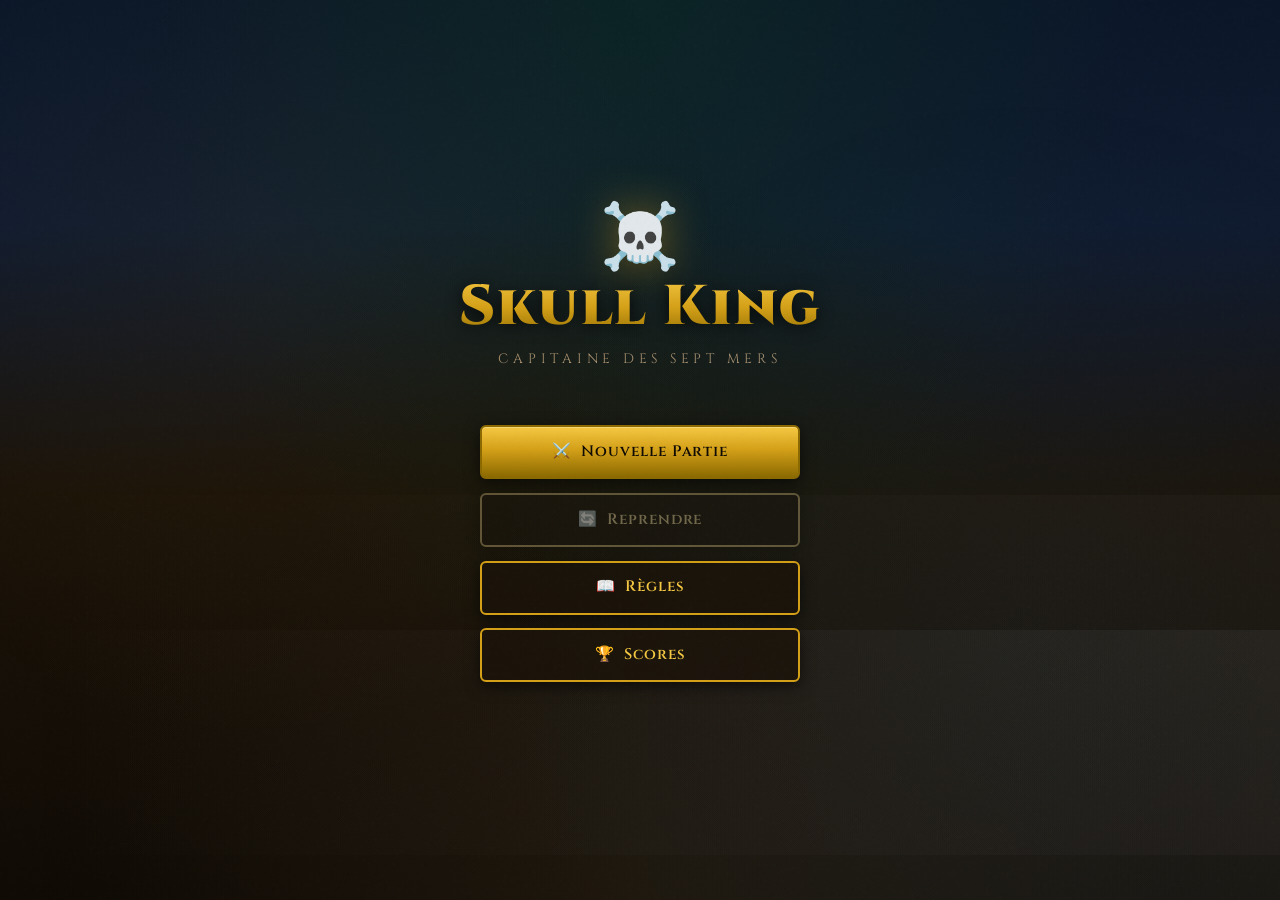
<file: index.html>
<!DOCTYPE html>
<html lang="fr">
<head>
  <meta charset="UTF-8">
  <meta name="viewport" content="width=device-width, initial-scale=1.0, viewport-fit=cover">
  <meta name="description" content="Skull King — Jeu de plis pirate en ligne">
  <title>Skull King — Accueil</title>

  <!-- Google Fonts -->
  <link rel="preconnect" href="https://fonts.googleapis.com">
  <link rel="preconnect" href="https://fonts.gstatic.com" crossorigin>
  <link href="https://fonts.googleapis.com/css2?family=Cinzel:wght@400;600;700;900&family=Lato:wght@400;600;700&display=swap" rel="stylesheet">

  <!-- Bootstrap 5.3 -->
  <link href="https://cdn.jsdelivr.net/npm/bootstrap@5.3.3/dist/css/bootstrap.min.css" rel="stylesheet">

  <!-- Animate.css 4 -->
  <link rel="stylesheet" href="https://cdnjs.cloudflare.com/ajax/libs/animate.css/4.1.1/animate.min.css">

  <!-- App styles -->
  <link rel="stylesheet" href="css/style.css">
  <link rel="stylesheet" href="css/animations.css">
</head>
<body class="pirate-bg">

  <div class="fog-layer" aria-hidden="true">
    <span></span>
    <span></span>
  </div>

  <div class="home-wrapper">
    <header class="logo-block animate__animated animate__fadeIn">
      <div class="logo-skull animate-logo animate-logo-glow" aria-hidden="true">☠️</div>
      <h1 class="logo-title animate-logo">Skull King</h1>
      <p class="logo-subtitle">Capitaine des Sept Mers</p>
    </header>

    <nav class="menu-buttons animate__animated animate__fadeInUp animate__delay-1s" aria-label="Menu principal">
      <button type="button" class="btn-pirate" id="btn-nouvelle-partie" data-bs-toggle="modal" data-bs-target="#configModal">
        <span aria-hidden="true">⚔️</span> Nouvelle Partie
      </button>
      <button type="button" class="btn-pirate btn-pirate-outline" id="btn-reprendre" disabled>
        <span aria-hidden="true">🔄</span> Reprendre
      </button>
      <a href="rules.html" class="btn-pirate btn-pirate-outline">
        <span aria-hidden="true">📖</span> Règles
      </a>
      <a href="scores.html" class="btn-pirate btn-pirate-outline">
        <span aria-hidden="true">🏆</span> Scores
      </a>
    </nav>
  </div>

  <!-- Modal Configuration -->
  <div class="modal fade" id="configModal" tabindex="-1" aria-labelledby="configModalLabel" aria-hidden="true">
    <div class="modal-dialog modal-dialog-scrollable modal-lg">
      <div class="modal-content">
        <div class="modal-header">
          <h2 class="modal-title" id="configModalLabel">⚓ Configuration de la partie</h2>
          <button type="button" class="btn-close" data-bs-dismiss="modal" aria-label="Fermer"></button>
        </div>
        <div class="modal-body">

          <!-- Joueurs -->
          <section class="config-section" aria-labelledby="section-joueurs">
            <h3 class="config-section-title" id="section-joueurs">
              <span aria-hidden="true">👥</span> Joueurs
            </h3>
            <div class="mb-3">
              <label for="player-count" class="form-label">Nombre de joueurs</label>
              <select class="form-select" id="player-count" aria-describedby="player-count-help">
                <option value="2">2 joueurs</option>
                <option value="3">3 joueurs</option>
                <option value="4" selected>4 joueurs</option>
                <option value="5">5 joueurs</option>
                <option value="6">6 joueurs</option>
                <option value="7">7 joueurs</option>
                <option value="8">8 joueurs</option>
              </select>
              <div id="player-count-help" class="form-text">De 2 à 8 joueurs, humains ou IA.</div>
            </div>
            <div id="player-slots" role="list" aria-label="Liste des joueurs">
              <!-- Slots générés par JS -->
            </div>
          </section>

          <!-- Extensions -->
          <section class="config-section" aria-labelledby="section-extensions">
            <h3 class="config-section-title" id="section-extensions">
              <span aria-hidden="true">🐙</span> Extensions
            </h3>
            <div class="extension-card">
              <span class="extension-icon" aria-hidden="true">🐙</span>
              <div class="flex-grow-1">
                <div class="form-check">
                  <input class="form-check-input" type="checkbox" id="ext-kraken" name="extensions" value="kraken">
                  <label class="form-check-label" for="ext-kraken">
                    <strong>Kraken</strong> <span class="extension-badge">Extension</span>
                  </label>
                </div>
                <p class="form-text mb-0">Détruit le pli — personne ne marque de points bonus.</p>
              </div>
            </div>
            <div class="extension-card">
              <span class="extension-icon" aria-hidden="true">🐋</span>
              <div class="flex-grow-1">
                <div class="form-check">
                  <input class="form-check-input" type="checkbox" id="ext-baleine" name="extensions" value="baleine">
                  <label class="form-check-label" for="ext-baleine">
                    <strong>Baleine Blanche</strong> <span class="extension-badge">Extension</span>
                  </label>
                </div>
                <p class="form-text mb-0">Inverse la hiérarchie des cartes numérotées dans le pli.</p>
              </div>
            </div>
            <div class="extension-card">
              <span class="extension-icon" aria-hidden="true">📦</span>
              <div class="flex-grow-1">
                <div class="form-check">
                  <input class="form-check-input" type="checkbox" id="ext-butin" name="extensions" value="butin">
                  <label class="form-check-label" for="ext-butin">
                    <strong>Butin</strong> <span class="extension-badge">Extension</span>
                  </label>
                </div>
                <p class="form-text mb-0">Alliance secrète entre deux joueurs pour des points bonus.</p>
              </div>
            </div>
          </section>

          <!-- Système de score -->
          <section class="config-section" aria-labelledby="section-scoring">
            <h3 class="config-section-title" id="section-scoring">
              <span aria-hidden="true">📊</span> Système de score
            </h3>
            <div class="mb-3">
              <div class="form-check">
                <input class="form-check-input" type="radio" name="scoring-system" id="score-skull-king" value="skull_king" checked>
                <label class="form-check-label" for="score-skull-king">
                  <strong>Skull King</strong> — Classique, haute variance (+20 pts × mise exacte)
                </label>
              </div>
              <div class="form-check">
                <input class="form-check-input" type="radio" name="scoring-system" id="score-rascal" value="rascal">
                <label class="form-check-label" for="score-rascal">
                  <strong>Rascal le Flambeur</strong> — Équilibré, faible variance (potentiel par manche)
                </label>
              </div>
            </div>
            <div id="rascal-options" class="ms-4" style="display:none;">
              <p class="form-text">Option avancée Rascal :</p>
              <div class="form-check">
                <input class="form-check-input" type="radio" name="rascal-variant" id="rascal-chevrotine" value="chevrotine" checked>
                <label class="form-check-label" for="rascal-chevrotine">
                  <strong>Chevrotine</strong> ✋ — Main ouverte (50% si écart de 1)
                </label>
              </div>
              <div class="form-check">
                <input class="form-check-input" type="radio" name="rascal-variant" id="rascal-boulet" value="boulet">
                <label class="form-check-label" for="rascal-boulet">
                  <strong>Boulet de canon</strong> ✊ — Tout ou rien (+15 pts × cartes si exact)
                </label>
              </div>
            </div>
          </section>

          <!-- Variante -->
          <section class="config-section" aria-labelledby="section-variante">
            <h3 class="config-section-title" id="section-variante">
              <span aria-hidden="true">🗺️</span> Variante de distribution
            </h3>
            <select class="form-select" id="game-variant" aria-describedby="variant-preview">
              <option value="standard" selected>Standard — 10 manches (1 à 10 cartes)</option>
              <option value="pas_impair">Pas d'impair — 2×2, 2×4, 2×6, 2×8, 2×10</option>
              <option value="pret_combat">Prêt au combat — 5 manches : 6, 7, 8, 9, 10</option>
              <option value="attaque_eclair">Attaque éclair — 5 manches de 5</option>
              <option value="tir_barrage">Tir de barrage — 10 manches de 10</option>
              <option value="tourbillon">Tourbillon — 2×9, 2×7, 2×5, 2×3, 2×1</option>
              <option value="heure_dodo">L'heure du dodo — 1 manche, 1 carte</option>
              <option value="personnalise">Personnalisé</option>
            </select>
            <div id="variant-preview" class="variant-preview">
              10 manches · 1 carte (M1) → 10 cartes (M10)
            </div>
          </section>

          <!-- Pouvoirs avancés -->
          <section class="config-section" aria-labelledby="section-pouvoirs">
            <h3 class="config-section-title" id="section-pouvoirs">
              <span aria-hidden="true">🏴‍☠️</span> Pouvoirs avancés des pirates
            </h3>
            <div class="form-check form-switch">
              <input class="form-check-input" type="checkbox" id="advanced-powers" role="switch">
              <label class="form-check-label" for="advanced-powers">
                Activer les pouvoirs spéciaux des pirates
              </label>
            </div>
            <div id="powers-description" class="form-text mt-2" style="display:none;">
              <ul class="mb-0 ps-3">
                <li><strong>Rosie la Douce</strong> — Regarde 2 cartes du deck</li>
                <li><strong>Will le Bandit</strong> — Échange une carte avec un adversaire</li>
                <li><strong>Rascal le Flambeur</strong> — Double ou annule sa mise</li>
                <li><strong>Juanita Jade</strong> — Choisit qui commence le pli</li>
                <li><strong>Harry le Géant</strong> — Force un adversaire à jouer en premier</li>
              </ul>
            </div>
          </section>

        </div>
        <div class="modal-footer flex-column flex-sm-row gap-2">
          <button type="button" class="btn btn-pirate-outline btn-pirate" data-bs-dismiss="modal">Annuler</button>
          <button type="button" class="btn btn-pirate" id="btn-start-game" disabled>
            🏴‍☠️ Yo-ho-ho ! Commençons !
          </button>
        </div>
      </div>
    </div>
  </div>

  <!-- jQuery 3.7 -->
  <script src="https://code.jquery.com/jquery-3.7.1.min.js"></script>
  <!-- Bootstrap JS -->
  <script src="https://cdn.jsdelivr.net/npm/bootstrap@5.3.3/dist/js/bootstrap.bundle.min.js"></script>

  <script>
  (function () {
    'use strict';

    var STORAGE_KEY = 'sk_game_state';
    var PREFS_KEY = 'sk_preferences';
    var DEFAULT_NAMES = ['Vous', 'Barbe Noire', 'Calico Jack', 'Anne Bonny', 'Barbe Rouge', 'Morgan', 'Drake', 'Kidd'];

    var variantPreviews = {
      standard: '10 manches · 1 carte (M1) → 10 cartes (M10)',
      pas_impair: '5 manches · 2, 2, 4, 4, 6, 6, 8, 8, 10, 10 cartes',
      pret_combat: '5 manches · 6, 7, 8, 9, 10 cartes',
      attaque_eclair: '5 manches · 5 cartes chacune',
      tir_barrage: '10 manches · 10 cartes chacune',
      tourbillon: '10 manches · 9, 9, 7, 7, 5, 5, 3, 3, 1, 1 cartes',
      heure_dodo: '1 manche · 1 carte',
      personnalise: 'Configuration libre (à définir en jeu)'
    };

    function hasSavedGame() {
      try {
        return !!localStorage.getItem(STORAGE_KEY);
      } catch (e) {
        return false;
      }
    }

    function buildPlayerSlots(count) {
      var $container = $('#player-slots').empty();
      for (var i = 0; i < 8; i++) {
        var hidden = i >= count ? ' hidden' : '';
        var isHuman = i === 0;
        var $slot = $(
          '<div class="player-slot' + hidden + '" data-slot="' + i + '" role="listitem">' +
            '<span class="badge bg-secondary">J' + (i + 1) + '</span>' +
            '<input type="text" class="form-control form-control-sm player-name" ' +
              'value="' + DEFAULT_NAMES[i] + '" maxlength="16" aria-label="Nom joueur ' + (i + 1) + '">' +
            '<div class="player-type-toggle btn-group" role="group" aria-label="Type joueur ' + (i + 1) + '">' +
              '<input type="radio" class="btn-check player-type" name="type-' + i + '" id="human-' + i + '" value="human"' + (isHuman ? ' checked' : '') + '>' +
              '<label class="btn btn-outline-warning btn-sm" for="human-' + i + '">👤</label>' +
              '<input type="radio" class="btn-check player-type" name="type-' + i + '" id="ai-' + i + '" value="ai"' + (!isHuman ? ' checked' : '') + '>' +
              '<label class="btn btn-outline-warning btn-sm" for="ai-' + i + '">🤖</label>' +
            '</div>' +
            '<select class="form-select form-select-sm ai-level" style="width:auto;' + (isHuman ? 'display:none' : '') + '" aria-label="Niveau IA joueur ' + (i + 1) + '">' +
              '<option value="1">Moussaillon</option>' +
              '<option value="2" selected>Matelot</option>' +
              '<option value="3">Corsaire</option>' +
              '<option value="4">Capitaine</option>' +
            '</select>' +
          '</div>'
        );
        $container.append($slot);
      }
      validateConfig();
    }

    function validateConfig() {
      var count = parseInt($('#player-count').val(), 10);
      var valid = count >= 2;
      $('#btn-start-game').prop('disabled', !valid);
    }

    function getGameConfig() {
      var count = parseInt($('#player-count').val(), 10);
      var players = [];
      for (var i = 0; i < count; i++) {
        var $slot = $('.player-slot[data-slot="' + i + '"]');
        var type = $slot.find('.player-type:checked').val();
        if (i === 0 && type !== 'human') type = 'human';
        players.push({
          name: $slot.find('.player-name').val().trim() || DEFAULT_NAMES[i],
          type: type,
          aiLevel: parseInt($slot.find('.ai-level').val(), 10) || 2
        });
      }
      return {
        playerCount: count,
        players: players,
        extensions: {
          kraken: $('#ext-kraken').is(':checked'),
          baleine: $('#ext-baleine').is(':checked'),
          butin: $('#ext-butin').is(':checked')
        },
        scoring: {
          system: $('input[name="scoring-system"]:checked').val(),
          rascalVariant: $('input[name="rascal-variant"]:checked').val()
        },
        variant: $('#game-variant').val(),
        advancedPowers: $('#advanced-powers').is(':checked')
      };
    }

    function startGame() {
      var config = getGameConfig();
      try {
        localStorage.setItem(PREFS_KEY, JSON.stringify(config));
        sessionStorage.setItem('sk_new_game_config', JSON.stringify(config));
      } catch (e) { /* ignore */ }
      window.location.href = 'game.html';
    }

    $(function () {
      // Reprendre button
      if (hasSavedGame()) {
        $('#btn-reprendre').prop('disabled', false).on('click', function () {
          window.location.href = 'game.html';
        });
      }

      buildPlayerSlots(4);

      $('#player-count').on('change', function () {
        var count = parseInt($(this).val(), 10);
        $('.player-slot').each(function (i) {
          $(this).toggleClass('hidden', i >= count);
        });
        validateConfig();
      });

      $(document).on('change', '.player-type', function () {
        var $slot = $(this).closest('.player-slot');
        var isAI = $slot.find('.player-type:checked').val() === 'ai';
        $slot.find('.ai-level').toggle(isAI);
      });

      $('input[name="scoring-system"]').on('change', function () {
        $('#rascal-options').toggle($('#score-rascal').is(':checked'));
      });

      $('#game-variant').on('change', function () {
        var key = $(this).val();
        $('#variant-preview').text(variantPreviews[key] || '');
      });

      $('#advanced-powers').on('change', function () {
        $('#powers-description').toggle($(this).is(':checked'));
      });

      $('#btn-start-game').on('click', startGame);

      // Load saved preferences
      try {
        var prefs = JSON.parse(localStorage.getItem(PREFS_KEY));
        if (prefs) {
          if (prefs.playerCount) {
            $('#player-count').val(prefs.playerCount).trigger('change');
          }
          if (prefs.extensions) {
            $('#ext-kraken').prop('checked', prefs.extensions.kraken);
            $('#ext-baleine').prop('checked', prefs.extensions.baleine);
            $('#ext-butin').prop('checked', prefs.extensions.butin);
          }
          if (prefs.scoring) {
            $('input[name="scoring-system"][value="' + prefs.scoring.system + '"]').prop('checked', true).trigger('change');
            if (prefs.scoring.rascalVariant) {
              $('input[name="rascal-variant"][value="' + prefs.scoring.rascalVariant + '"]').prop('checked', true);
            }
          }
          if (prefs.variant) {
            $('#game-variant').val(prefs.variant).trigger('change');
          }
          if (prefs.advancedPowers) {
            $('#advanced-powers').prop('checked', true).trigger('change');
          }
        }
      } catch (e) { /* ignore */ }
    });
  })();
  </script>
</body>
</html>
</file>
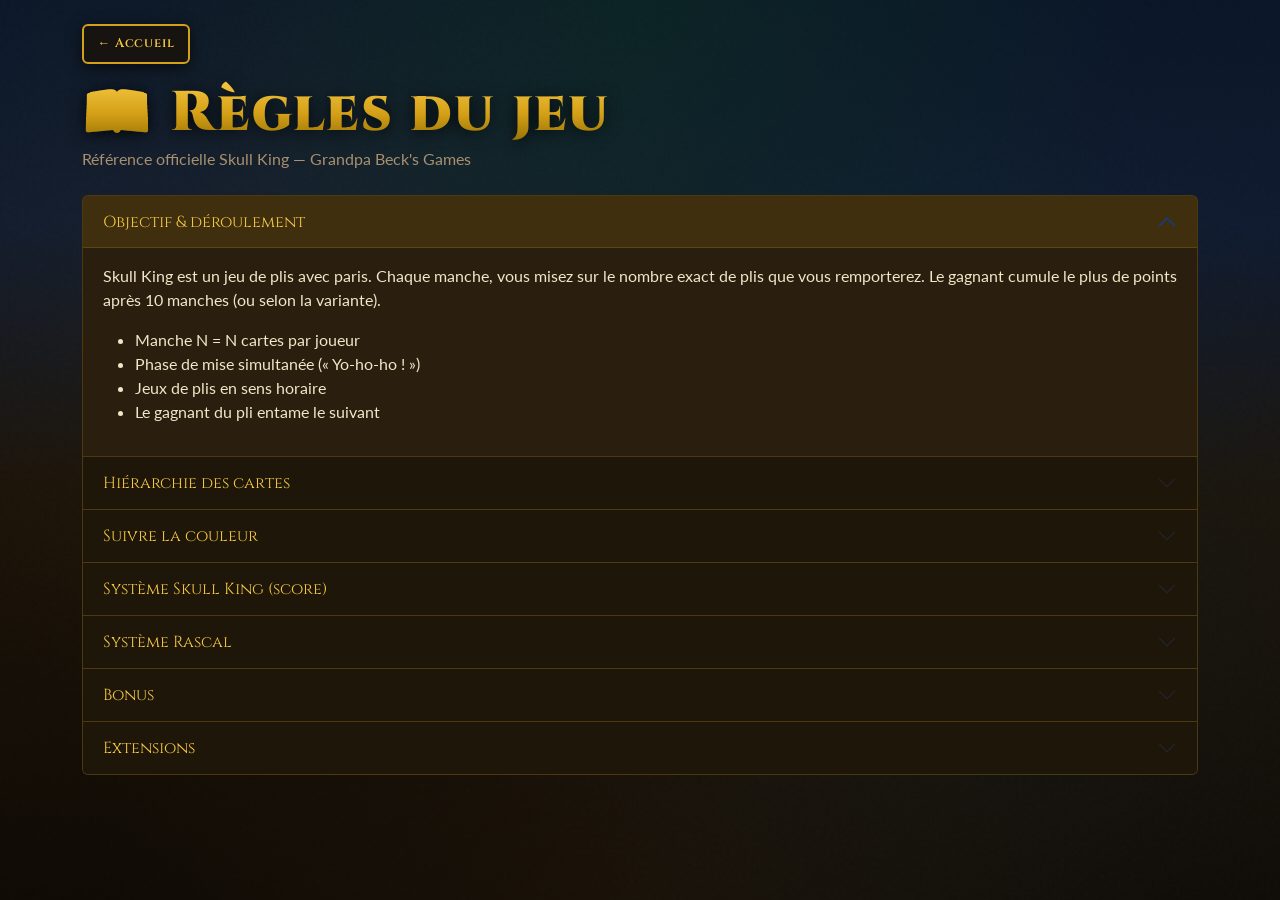
<file: rules.html>
<!DOCTYPE html>
<html lang="fr">
<head>
  <meta charset="UTF-8">
  <meta name="viewport" content="width=device-width, initial-scale=1.0">
  <title>Skull King — Règles</title>
  <link rel="preconnect" href="https://fonts.googleapis.com">
  <link rel="preconnect" href="https://fonts.gstatic.com" crossorigin>
  <link href="https://fonts.googleapis.com/css2?family=Cinzel:wght@400;600;700&family=Lato:wght@400;600;700&display=swap" rel="stylesheet">
  <link href="https://cdn.jsdelivr.net/npm/bootstrap@5.3.3/dist/css/bootstrap.min.css" rel="stylesheet">
  <link rel="stylesheet" href="css/style.css">
</head>
<body class="pirate-bg" data-page="rules">

  <div class="rules-wrapper container py-4">
    <header class="mb-4">
      <a href="index.html" class="btn-pirate btn-pirate-outline btn-pirate-sm mb-3">← Accueil</a>
      <h1 class="logo-title">📖 Règles du jeu</h1>
      <p class="text-muted-custom">Référence officielle Skull King — Grandpa Beck's Games</p>
    </header>

    <div class="accordion rules-accordion" id="rulesAccordion">

      <div class="accordion-item">
        <h2 class="accordion-header">
          <button class="accordion-button" type="button" data-bs-toggle="collapse" data-bs-target="#r1">Objectif & déroulement</button>
        </h2>
        <div id="r1" class="accordion-collapse collapse show" data-bs-parent="#rulesAccordion">
          <div class="accordion-body">
            <p>Skull King est un jeu de plis avec paris. Chaque manche, vous misez sur le nombre exact de plis que vous remporterez. Le gagnant cumule le plus de points après 10 manches (ou selon la variante).</p>
            <ul>
              <li>Manche N = N cartes par joueur</li>
              <li>Phase de mise simultanée (« Yo-ho-ho ! »)</li>
              <li>Jeux de plis en sens horaire</li>
              <li>Le gagnant du pli entame le suivant</li>
            </ul>
          </div>
        </div>
      </div>

      <div class="accordion-item">
        <h2 class="accordion-header">
          <button class="accordion-button collapsed" type="button" data-bs-toggle="collapse" data-bs-target="#r2">Hiérarchie des cartes</button>
        </h2>
        <div id="r2" class="accordion-collapse collapse" data-bs-parent="#rulesAccordion">
          <div class="accordion-body">
            <p><strong>Ordre de puissance :</strong></p>
            <p class="hierarchy-chain">Sirène &gt; Skull King &gt; Pirates &gt; Atout (noir) &gt; Couleurs &gt; Fuite</p>
            <table class="table table-dark table-sm">
              <thead><tr><th>Carte</th><th>Règle</th></tr></thead>
              <tbody>
                <tr><td>Fuite</td><td>Perd toujours — utile pour rater sa mise</td></tr>
                <tr><td>Couleurs 1–14</td><td>La plus haute de la couleur menée gagne</td></tr>
                <tr><td>Noir (atout)</td><td>Bat toutes les couleurs classiques</td></tr>
                <tr><td>Pirate</td><td>Bat les numérotées ; entre pirates, le 1<sup>er</sup> joué gagne</td></tr>
                <tr><td>Tigresse</td><td>Choix Pirate ou Fuite au moment du jeu</td></tr>
                <tr><td>Skull King</td><td>Bat pirates et numérotées ; perd contre Sirène</td></tr>
                <tr><td>Sirène</td><td>Bat SK et numérotées ; perd contre pirates</td></tr>
              </tbody>
            </table>
          </div>
        </div>
      </div>

      <div class="accordion-item">
        <h2 class="accordion-header">
          <button class="accordion-button collapsed" type="button" data-bs-toggle="collapse" data-bs-target="#r3">Suivre la couleur</button>
        </h2>
        <div id="r3" class="accordion-collapse collapse" data-bs-parent="#rulesAccordion">
          <div class="accordion-body">
            <p>La 1<sup>re</sup> carte numérotée fixe la couleur à suivre. Les spéciales ignorent cette règle.</p>
            <p>Si une <strong>Fuite</strong>, <strong>Butin</strong> ou <strong>Tigresse-fuite</strong> ouvre le pli, c'est le joueur suivant qui détermine la couleur.</p>
          </div>
        </div>
      </div>

      <div class="accordion-item">
        <h2 class="accordion-header">
          <button class="accordion-button collapsed" type="button" data-bs-toggle="collapse" data-bs-target="#r4">Système Skull King (score)</button>
        </h2>
        <div id="r4" class="accordion-collapse collapse" data-bs-parent="#rulesAccordion">
          <div class="accordion-body">
            <ul>
              <li>Mise exacte (≥1) : <strong>+20 × mise</strong></li>
              <li>Mise ratée : <strong>−10 × écart</strong></li>
              <li>Mise 0, 0 pli : <strong>+10 × cartes de la manche</strong></li>
              <li>Mise 0, ≥1 pli : <strong>−10 × cartes de la manche</strong></li>
            </ul>
          </div>
        </div>
      </div>

      <div class="accordion-item">
        <h2 class="accordion-header">
          <button class="accordion-button collapsed" type="button" data-bs-toggle="collapse" data-bs-target="#r5">Système Rascal</button>
        </h2>
        <div id="r5" class="accordion-collapse collapse" data-bs-parent="#rulesAccordion">
          <div class="accordion-body">
            <p>Potentiel = 10 pts × cartes distribuées. Écart 0 → 100%, écart 1 → 50%, écart ≥2 → 0%.</p>
            <p><strong>Chevrotine</strong> (main ouverte) ou <strong>Boulet</strong> (poing) : le Boulet donne 15× cartes si exact, sinon 0.</p>
          </div>
        </div>
      </div>

      <div class="accordion-item">
        <h2 class="accordion-header">
          <button class="accordion-button collapsed" type="button" data-bs-toggle="collapse" data-bs-target="#r6">Bonus</button>
        </h2>
        <div id="r6" class="accordion-collapse collapse" data-bs-parent="#rulesAccordion">
          <div class="accordion-body">
            <ul>
              <li>14 vert/violet/jaune capturé : +10 pts</li>
              <li>14 noir capturé : +20 pts</li>
              <li>Pirate capture Sirène : +20 pts</li>
              <li>Skull King capture Pirate : +30 pts</li>
              <li>Sirène capture Skull King : +40 pts</li>
              <li>Alliance Butin réussie : +20 pts chacun</li>
            </ul>
          </div>
        </div>
      </div>

      <div class="accordion-item">
        <h2 class="accordion-header">
          <button class="accordion-button collapsed" type="button" data-bs-toggle="collapse" data-bs-target="#r7">Extensions</button>
        </h2>
        <div id="r7" class="accordion-collapse collapse" data-bs-parent="#rulesAccordion">
          <div class="accordion-body">
            <p><strong>Kraken</strong> : annule le pli entier. Le suivant est entamé par celui qui aurait gagné.</p>
            <p><strong>Baleine blanche</strong> : spéciales détruites, seule la valeur compte.</p>
            <p><strong>Butin</strong> : alliance avec le gagnant du pli (+20 si les deux misent correctement).</p>
            <p>Kraken + Baleine dans le même pli : la <strong>2<sup>e</sup> jouée</strong> l'emporte.</p>
          </div>
        </div>
      </div>

    </div>
  </div>

  <script src="https://code.jquery.com/jquery-3.7.1.min.js"></script>
  <script src="https://cdn.jsdelivr.net/npm/bootstrap@5.3.3/dist/js/bootstrap.bundle.min.js"></script>
</body>
</html>
</file>
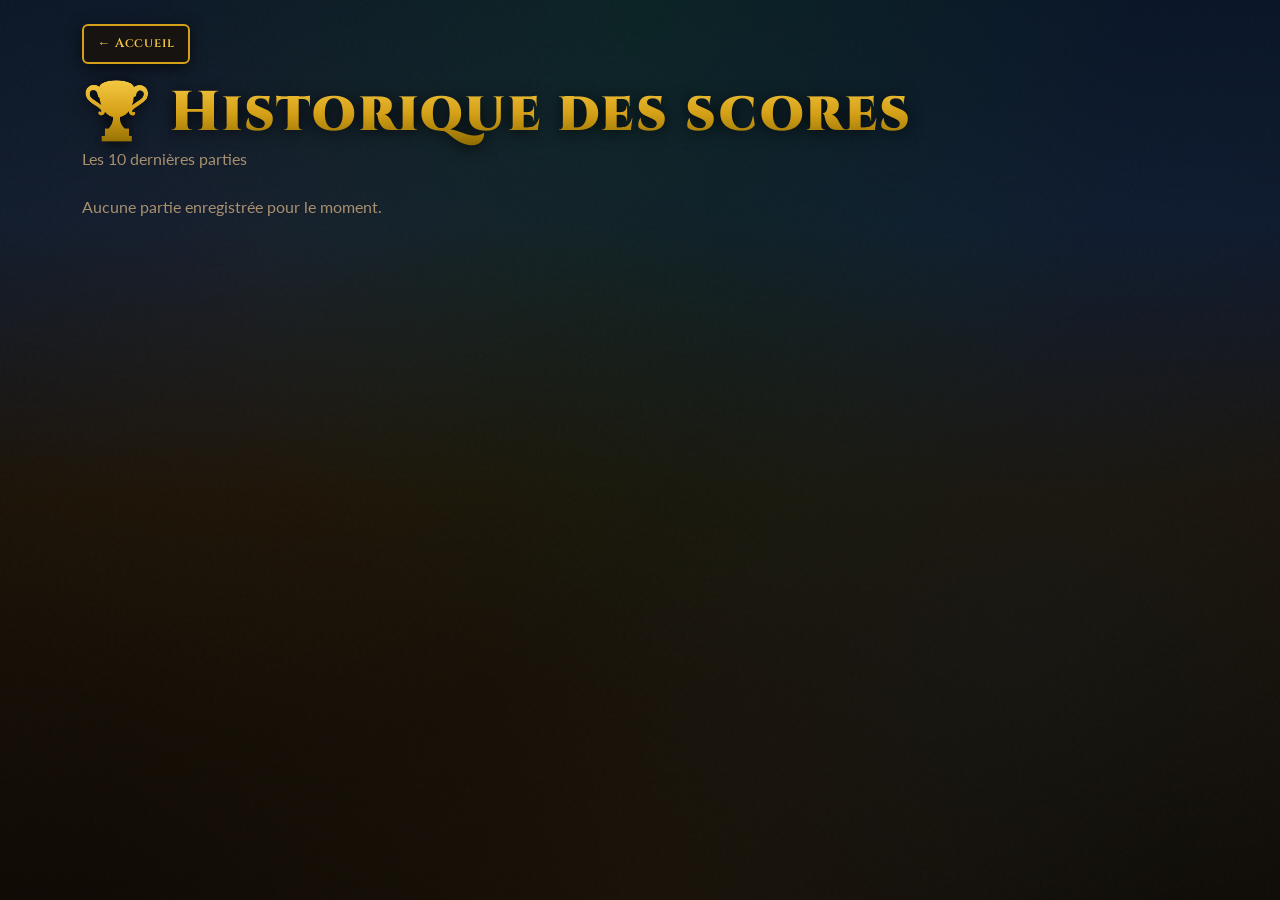
<file: scores.html>
<!DOCTYPE html>
<html lang="fr">
<head>
  <meta charset="UTF-8">
  <meta name="viewport" content="width=device-width, initial-scale=1.0">
  <title>Skull King — Scores</title>
  <link rel="preconnect" href="https://fonts.googleapis.com">
  <link rel="preconnect" href="https://fonts.gstatic.com" crossorigin>
  <link href="https://fonts.googleapis.com/css2?family=Cinzel:wght@400;600;700&family=Lato:wght@400;600;700&display=swap" rel="stylesheet">
  <link href="https://cdn.jsdelivr.net/npm/bootstrap@5.3.3/dist/css/bootstrap.min.css" rel="stylesheet">
  <link rel="stylesheet" href="css/style.css">
  <link rel="stylesheet" href="css/scoring.css">
</head>
<body class="pirate-bg" data-page="scores">

  <div class="scores-wrapper container py-4">
    <header class="mb-4">
      <a href="index.html" class="btn-pirate btn-pirate-outline btn-pirate-sm mb-3">← Accueil</a>
      <h1 class="logo-title">🏆 Historique des scores</h1>
      <p class="text-muted-custom">Les 10 dernières parties</p>
    </header>

    <div id="history-list" class="history-list" aria-live="polite">
      <p class="text-muted-custom">Chargement…</p>
    </div>

    <button type="button" class="btn-pirate btn-pirate-outline mt-4" id="btn-clear-history" style="display:none;">
      Effacer l'historique
    </button>
  </div>

  <script src="https://code.jquery.com/jquery-3.7.1.min.js"></script>
  <script src="https://cdn.jsdelivr.net/npm/bootstrap@5.3.3/dist/js/bootstrap.bundle.min.js"></script>
  <script src="js/storage.js"></script>
  <script src="js/main.js"></script>
  <script>
  (function () {
    if (window.SKStorage && window.SKStorage.loadHistory().length) {
      $('#btn-clear-history').show().on('click', function () {
        if (confirm('Effacer tout l\'historique ?')) {
          window.SKStorage.clearHistory();
          window.location.reload();
        }
      });
    }
  })();
  </script>
</body>
</html>
</file>
<file: css/style.css>
/* ==========================================================================
   Skull King — Global Theme & Layout
   ========================================================================== */

:root {
  --bg-table:     #1a1208;
  --bg-felt:      #0d3b1e;
  --bg-dark:      #0f0a04;
  --bg-panel:     #2a1f0e;
  --bg-panel-alt: #1e1609;
  --gold-primary: #d4a017;
  --gold-bright:  #f5c842;
  --gold-shadow:  #8b6900;
  --gold-glow:    rgba(212, 160, 23, 0.45);
  --card-border:  #c8a84b;
  --text-primary: #f0e6c8;
  --text-muted:   #a89070;
  --danger:       #c0392b;
  --success:      #27ae60;
  --info:         #2980b9;
  --warning:      #e67e22;
  --radius-card:  8px;
  --radius-btn:   6px;
  --shadow-card:  0 4px 15px rgba(0, 0, 0, 0.6);
  --shadow-deep:  0 8px 32px rgba(0, 0, 0, 0.75);
  --font-title:   'Cinzel', serif;
  --font-body:    'Lato', sans-serif;
  --header-h:     52px;
  --transition:   0.25s ease;
}

*, *::before, *::after {
  box-sizing: border-box;
}

html {
  scroll-behavior: smooth;
}

body {
  margin: 0;
  min-height: 100vh;
  font-family: var(--font-body);
  font-size: 1rem;
  line-height: 1.5;
  color: var(--text-primary);
  background-color: var(--bg-dark);
  -webkit-font-smoothing: antialiased;
}

h1, h2, h3, h4, h5, h6,
.h1, .h2, .h3, .h4, .h5, .h6 {
  font-family: var(--font-title);
  font-weight: 700;
  letter-spacing: 0.04em;
  color: var(--gold-bright);
}

a {
  color: var(--gold-primary);
  text-decoration: none;
  transition: color var(--transition);
}

a:hover {
  color: var(--gold-bright);
}

/* ---- Pirate background ---- */

.pirate-bg {
  position: relative;
  min-height: 100vh;
  background:
    radial-gradient(ellipse at 50% 0%, rgba(13, 59, 30, 0.35) 0%, transparent 55%),
    radial-gradient(ellipse at 50% 100%, rgba(26, 18, 8, 0.9) 0%, transparent 60%),
    linear-gradient(180deg, #0a1628 0%, #0f1a2e 25%, var(--bg-table) 55%, var(--bg-dark) 100%);
  overflow-x: hidden;
}

.pirate-bg::before {
  content: '';
  position: fixed;
  inset: 0;
  background-image:
    radial-gradient(circle at 20% 30%, rgba(212, 160, 23, 0.04) 0%, transparent 40%),
    radial-gradient(circle at 80% 70%, rgba(41, 128, 185, 0.06) 0%, transparent 45%);
  pointer-events: none;
  z-index: 0;
}

.pirate-bg::after {
  content: '';
  position: fixed;
  inset: 0;
  background: url("data:image/svg+xml,%3Csvg viewBox='0 0 256 256' xmlns='http://www.w3.org/2000/svg'%3E%3Cfilter id='n'%3E%3CfeTurbulence type='fractalNoise' baseFrequency='0.85' numOctaves='4' stitchTiles='stitch'/%3E%3C/filter%3E%3Crect width='100%25' height='100%25' filter='url(%23n)' opacity='0.04'/%3E%3C/svg%3E");
  opacity: 0.5;
  pointer-events: none;
  z-index: 0;
}

.pirate-bg > .container,
.pirate-bg > .page-content,
.pirate-bg > main {
  position: relative;
  z-index: 1;
}

/* Fog animation on home */
.fog-layer {
  position: fixed;
  inset: 0;
  pointer-events: none;
  z-index: 0;
  overflow: hidden;
}

.fog-layer span {
  position: absolute;
  bottom: -10%;
  width: 200%;
  height: 40%;
  background: linear-gradient(90deg, transparent, rgba(200, 210, 220, 0.06), transparent);
  animation: fog-drift 25s linear infinite;
}

.fog-layer span:nth-child(2) {
  bottom: 5%;
  animation-duration: 35s;
  animation-delay: -12s;
  opacity: 0.5;
}

@keyframes fog-drift {
  0%   { transform: translateX(-50%); }
  100% { transform: translateX(0%); }
}

/* ---- Home page ---- */

.home-wrapper {
  display: flex;
  flex-direction: column;
  align-items: center;
  justify-content: center;
  min-height: 100vh;
  padding: 2rem 1rem 3rem;
}

.logo-block {
  text-align: center;
  margin-bottom: 2.5rem;
}

.logo-skull {
  font-size: 4rem;
  line-height: 1;
  filter: drop-shadow(0 0 20px var(--gold-glow));
  margin-bottom: 0.5rem;
}

.logo-title {
  font-family: var(--font-title);
  font-size: clamp(2.2rem, 8vw, 3.5rem);
  font-weight: 900;
  margin: 0;
  background: linear-gradient(180deg, var(--gold-bright) 0%, var(--gold-primary) 50%, var(--gold-shadow) 100%);
  -webkit-background-clip: text;
  background-clip: text;
  -webkit-text-fill-color: transparent;
  text-shadow: none;
  filter: drop-shadow(0 2px 8px rgba(0, 0, 0, 0.8));
}

.logo-subtitle {
  font-family: var(--font-title);
  font-size: 0.85rem;
  letter-spacing: 0.35em;
  text-transform: uppercase;
  color: var(--text-muted);
  margin-top: 0.5rem;
}

.menu-buttons {
  display: flex;
  flex-direction: column;
  gap: 0.85rem;
  width: 100%;
  max-width: 320px;
}

/* ---- Buttons ---- */

.btn-pirate {
  display: inline-flex;
  align-items: center;
  justify-content: center;
  gap: 0.6rem;
  padding: 0.85rem 1.5rem;
  font-family: var(--font-title);
  font-size: 0.95rem;
  font-weight: 600;
  letter-spacing: 0.06em;
  color: var(--bg-dark);
  background: linear-gradient(180deg, var(--gold-bright) 0%, var(--gold-primary) 45%, var(--gold-shadow) 100%);
  border: 2px solid var(--gold-shadow);
  border-radius: var(--radius-btn);
  box-shadow: var(--shadow-card), inset 0 1px 0 rgba(255, 255, 255, 0.25);
  cursor: pointer;
  transition: transform var(--transition), box-shadow var(--transition), filter var(--transition);
  text-decoration: none;
  min-height: 48px;
}

.btn-pirate:hover:not(:disabled) {
  transform: translateY(-2px);
  box-shadow: 0 6px 20px var(--gold-glow), inset 0 1px 0 rgba(255, 255, 255, 0.3);
  color: var(--bg-dark);
  filter: brightness(1.08);
}

.btn-pirate:active:not(:disabled) {
  transform: translateY(0);
}

.btn-pirate:disabled,
.btn-pirate.disabled {
  opacity: 0.45;
  cursor: not-allowed;
  filter: grayscale(0.6);
  transform: none;
}

.btn-pirate-outline {
  color: var(--gold-bright);
  background: rgba(26, 18, 8, 0.75);
  border: 2px solid var(--gold-primary);
  box-shadow: var(--shadow-card);
}

.btn-pirate-outline:hover:not(:disabled) {
  background: rgba(42, 31, 14, 0.9);
  color: var(--gold-bright);
}

.btn-pirate-sm {
  padding: 0.45rem 0.85rem;
  font-size: 0.8rem;
  min-height: 40px;
}

.btn-icon {
  width: 44px;
  height: 44px;
  padding: 0;
  border-radius: 50%;
  font-size: 1.1rem;
}

/* ---- Page header (rules, scores) ---- */

.page-header {
  display: flex;
  align-items: center;
  gap: 1rem;
  padding: 1rem 1.25rem;
  background: linear-gradient(180deg, rgba(42, 31, 14, 0.95) 0%, rgba(26, 18, 8, 0.9) 100%);
  border-bottom: 2px solid var(--gold-shadow);
  position: sticky;
  top: 0;
  z-index: 100;
}

.page-header h1 {
  font-size: 1.25rem;
  margin: 0;
  flex: 1;
}

.page-content {
  max-width: 900px;
  margin: 0 auto;
  padding: 1.5rem 1rem 3rem;
}

/* ---- Bootstrap overrides ---- */

.modal-content {
  background: linear-gradient(180deg, var(--bg-panel) 0%, var(--bg-panel-alt) 100%);
  border: 2px solid var(--gold-shadow);
  color: var(--text-primary);
  box-shadow: var(--shadow-deep);
}

.modal-header {
  border-bottom-color: rgba(212, 160, 23, 0.25);
}

.modal-footer {
  border-top-color: rgba(212, 160, 23, 0.25);
}

.modal-title {
  font-family: var(--font-title);
  color: var(--gold-bright);
}

.btn-close {
  filter: invert(1) brightness(0.85);
}

.form-control,
.form-select {
  background-color: var(--bg-dark);
  border-color: rgba(212, 160, 23, 0.35);
  color: var(--text-primary);
}

.form-control:focus,
.form-select:focus {
  background-color: var(--bg-dark);
  border-color: var(--gold-primary);
  color: var(--text-primary);
  box-shadow: 0 0 0 0.2rem var(--gold-glow);
}

.form-control::placeholder {
  color: var(--text-muted);
}

.form-check-input {
  background-color: var(--bg-dark);
  border-color: var(--gold-shadow);
}

.form-check-input:checked {
  background-color: var(--gold-primary);
  border-color: var(--gold-primary);
}

.form-label {
  color: var(--text-primary);
  font-weight: 600;
  font-size: 0.9rem;
}

.form-text {
  color: var(--text-muted);
}

.accordion {
  --bs-accordion-bg: var(--bg-panel);
  --bs-accordion-border-color: rgba(212, 160, 23, 0.2);
  --bs-accordion-btn-bg: var(--bg-panel-alt);
  --bs-accordion-btn-color: var(--gold-bright);
  --bs-accordion-active-bg: rgba(212, 160, 23, 0.12);
  --bs-accordion-active-color: var(--gold-bright);
  --bs-accordion-btn-focus-box-shadow: 0 0 0 0.2rem var(--gold-glow);
}

.accordion-button:not(.collapsed)::after {
  filter: brightness(1.5);
}

.accordion-body {
  color: var(--text-primary);
}

.accordion-body table {
  color: var(--text-primary);
}

.table-dark {
  --bs-table-bg: var(--bg-dark);
  --bs-table-border-color: rgba(212, 160, 23, 0.2);
}

/* ---- Config modal ---- */

.config-section {
  padding: 1rem 0;
  border-bottom: 1px solid rgba(212, 160, 23, 0.15);
}

.config-section:last-child {
  border-bottom: none;
}

.config-section-title {
  font-family: var(--font-title);
  font-size: 0.95rem;
  color: var(--gold-primary);
  margin-bottom: 0.75rem;
  display: flex;
  align-items: center;
  gap: 0.5rem;
}

.player-slot {
  display: grid;
  grid-template-columns: auto 1fr auto;
  gap: 0.5rem;
  align-items: center;
  padding: 0.5rem;
  margin-bottom: 0.5rem;
  background: rgba(0, 0, 0, 0.25);
  border-radius: var(--radius-card);
  border: 1px solid rgba(212, 160, 23, 0.15);
}

.player-slot.hidden {
  display: none;
}

.player-type-toggle .btn {
  font-size: 0.75rem;
  padding: 0.25rem 0.5rem;
  min-width: 44px;
  min-height: 36px;
}

.player-type-toggle .btn-check:checked + .btn-outline-warning {
  background-color: var(--gold-primary);
  border-color: var(--gold-primary);
  color: var(--bg-dark);
}

.extension-card {
  display: flex;
  align-items: flex-start;
  gap: 0.75rem;
  padding: 0.75rem;
  background: rgba(0, 0, 0, 0.2);
  border-radius: var(--radius-card);
  border: 1px solid rgba(212, 160, 23, 0.12);
  margin-bottom: 0.5rem;
}

.extension-icon {
  font-size: 1.5rem;
  line-height: 1;
}

.extension-badge {
  font-size: 0.65rem;
  text-transform: uppercase;
  letter-spacing: 0.08em;
  background: var(--info);
  color: #fff;
  padding: 0.15rem 0.4rem;
  border-radius: 3px;
}

.variant-preview {
  font-size: 0.85rem;
  color: var(--text-muted);
  margin-top: 0.35rem;
  padding: 0.5rem;
  background: rgba(0, 0, 0, 0.2);
  border-radius: var(--radius-card);
}

/* ---- Game header ---- */

.game-header {
  position: fixed;
  top: 0;
  left: 0;
  right: 0;
  height: var(--header-h);
  display: flex;
  align-items: center;
  gap: 0.5rem;
  padding: 0 0.75rem;
  background: linear-gradient(180deg, rgba(26, 18, 8, 0.98) 0%, rgba(15, 10, 4, 0.95) 100%);
  border-bottom: 2px solid var(--gold-shadow);
  z-index: 200;
}

.game-header-title {
  font-family: var(--font-title);
  font-size: 0.95rem;
  color: var(--gold-bright);
  margin: 0;
  white-space: nowrap;
}

.game-header-round {
  font-size: 0.8rem;
  color: var(--text-muted);
  flex: 1;
  text-align: center;
}

.game-header-actions {
  display: flex;
  gap: 0.35rem;
}

/* ---- Panels (bid, score) ---- */

.game-panel {
  background: rgba(26, 18, 8, 0.92);
  border: 1px solid rgba(212, 160, 23, 0.25);
  border-radius: var(--radius-card);
  overflow: hidden;
}

.game-panel-header {
  display: flex;
  align-items: center;
  justify-content: space-between;
  padding: 0.5rem 0.75rem;
  background: rgba(0, 0, 0, 0.3);
  cursor: pointer;
  user-select: none;
  min-height: 44px;
}

.game-panel-header h3 {
  font-size: 0.85rem;
  margin: 0;
  color: var(--gold-primary);
}

.game-panel-body {
  padding: 0.75rem;
}

.game-panel.collapsed .game-panel-body {
  display: none;
}

/* ---- Action area ---- */

.action-area {
  padding: 0.75rem;
  background: linear-gradient(0deg, rgba(15, 10, 4, 0.98) 0%, rgba(26, 18, 8, 0.85) 100%);
  border-top: 2px solid var(--gold-shadow);
}

.action-area .btn-pirate {
  width: 100%;
  max-width: 280px;
  margin: 0 auto;
  display: flex;
}

/* ---- Context messages ---- */

.context-banner {
  position: fixed;
  bottom: calc(var(--header-h) + 8px);
  left: 50%;
  transform: translateX(-50%);
  max-width: 90%;
  padding: 0.5rem 1rem;
  background: rgba(26, 18, 8, 0.95);
  border: 1px solid var(--gold-primary);
  border-radius: 999px;
  font-size: 0.85rem;
  color: var(--text-primary);
  z-index: 150;
  box-shadow: var(--shadow-card);
  opacity: 0;
  pointer-events: none;
  transition: opacity 0.3s ease;
}

.context-banner.visible {
  opacity: 1;
}

/* ---- Scores page ---- */

.score-history-list {
  display: flex;
  flex-direction: column;
  gap: 1rem;
}

.score-history-card {
  background: linear-gradient(135deg, var(--bg-panel) 0%, var(--bg-panel-alt) 100%);
  border: 1px solid rgba(212, 160, 23, 0.25);
  border-radius: var(--radius-card);
  padding: 1rem;
  box-shadow: var(--shadow-card);
  transition: transform var(--transition), border-color var(--transition);
}

.score-history-card:hover {
  transform: translateY(-2px);
  border-color: var(--gold-primary);
}

.score-history-card .winner {
  font-family: var(--font-title);
  color: var(--gold-bright);
  font-size: 1.1rem;
}

.score-history-meta {
  font-size: 0.8rem;
  color: var(--text-muted);
  margin-bottom: 0.5rem;
}

.score-history-players {
  display: flex;
  flex-wrap: wrap;
  gap: 0.35rem;
}

.player-chip {
  font-size: 0.75rem;
  padding: 0.2rem 0.5rem;
  background: rgba(0, 0, 0, 0.35);
  border-radius: 999px;
  border: 1px solid rgba(212, 160, 23, 0.2);
}

.empty-state {
  text-align: center;
  padding: 3rem 1rem;
  color: var(--text-muted);
}

.empty-state .icon {
  font-size: 3rem;
  margin-bottom: 1rem;
  opacity: 0.5;
}

/* ---- Utility ---- */

.text-gold { color: var(--gold-bright) !important; }
.text-muted-custom { color: var(--text-muted) !important; }

.visually-hidden-focusable:not(:focus):not(:focus-within) {
  position: absolute !important;
  width: 1px !important;
  height: 1px !important;
  padding: 0 !important;
  margin: -1px !important;
  overflow: hidden !important;
  clip: rect(0, 0, 0, 0) !important;
  white-space: nowrap !important;
  border: 0 !important;
}
</file>
<file: css/animations.css>
/* ==========================================================================
   Skull King — Custom Animations
   ========================================================================== */

/* ---- Card fly to trick ---- */

@keyframes card-fly-to-trick {
  0% {
    opacity: 0;
    transform: translate(var(--fly-from-x, 0), var(--fly-from-y, 0)) scale(0.6) rotate(var(--fly-rotate, 0deg));
  }
  60% {
    opacity: 1;
  }
  100% {
    opacity: 1;
    transform: translate(0, 0) scale(1) rotate(0deg);
  }
}

.card-flying {
  animation: card-fly-to-trick 0.35s cubic-bezier(0.22, 1, 0.36, 1) forwards;
  z-index: 50;
}

/* ---- Trick win glow ---- */

@keyframes trick-win-glow {
  0%, 100% {
    box-shadow: 0 0 8px var(--gold-glow), 0 0 16px rgba(245, 200, 66, 0.3);
    border-color: var(--gold-bright);
  }
  50% {
    box-shadow: 0 0 20px var(--gold-glow), 0 0 40px rgba(245, 200, 66, 0.5);
    border-color: #fff;
  }
}

.trick-win-glow {
  animation: trick-win-glow 1.2s ease-in-out infinite;
}

/* ---- Cards scrape to winner ---- */

@keyframes cards-scrape {
  0% {
    opacity: 1;
    transform: translate(0, 0) scale(1);
  }
  100% {
    opacity: 0;
    transform: translate(var(--scrape-x, 0), var(--scrape-y, 0)) scale(0.3);
  }
}

.cards-scraping {
  animation: cards-scrape 0.5s ease-in forwards;
}

/* ---- Deal animation ---- */

@keyframes deal-card {
  0% {
    opacity: 0;
    transform: translate(var(--deal-from-x, 0), var(--deal-from-y, 0)) scale(0.4) rotate(-15deg);
  }
  70% {
    opacity: 1;
    transform: translate(0, -8px) scale(1.05) rotate(2deg);
  }
  100% {
    opacity: 1;
    transform: translate(0, 0) scale(1) rotate(0deg);
  }
}

.card-dealing {
  animation: deal-card 0.4s cubic-bezier(0.34, 1.56, 0.64, 1) forwards;
  animation-delay: var(--deal-delay, 0ms);
}

/* ---- Yo-ho-ho punch ---- */

@keyframes yo-ho-ho-punch {
  0%   { transform: scale(1) translateY(0); }
  15%  { transform: scale(1.08) translateY(4px); }
  30%  { transform: scale(0.95) translateY(-2px); }
  45%  { transform: scale(1.06) translateY(3px); }
  60%  { transform: scale(0.97) translateY(-1px); }
  75%  { transform: scale(1.04) translateY(2px); }
  100% { transform: scale(1) translateY(0); }
}

.yo-ho-ho-punch {
  animation: yo-ho-ho-punch 0.9s ease-in-out;
}

.yo-ho-ho-overlay {
  position: fixed;
  inset: 0;
  display: flex;
  flex-direction: column;
  align-items: center;
  justify-content: center;
  background: rgba(0, 0, 0, 0.7);
  z-index: 500;
  pointer-events: none;
}

.yo-ho-ho-text {
  font-family: var(--font-title);
  font-size: clamp(1.5rem, 6vw, 2.5rem);
  color: var(--gold-bright);
  text-shadow: 0 0 30px var(--gold-glow);
  animation: yo-ho-ho-text 0.9s ease-in-out;
}

@keyframes yo-ho-ho-text {
  0%, 100% { opacity: 0; transform: scale(0.8); }
  20%, 80% { opacity: 1; transform: scale(1.1); }
}

.yo-ho-ho-fist {
  font-size: 4rem;
  animation: yo-ho-ho-punch 0.9s ease-in-out;
}

/* ---- Logo entrance (home) ---- */

@keyframes logo-entrance {
  0% {
    opacity: 0;
    transform: scale(0.7) translateY(20px);
  }
  60% {
    transform: scale(1.05) translateY(-5px);
  }
  100% {
    opacity: 1;
    transform: scale(1) translateY(0);
  }
}

.animate-logo {
  animation: logo-entrance 1s cubic-bezier(0.34, 1.56, 0.64, 1) forwards;
}

@keyframes logo-glow-pulse {
  0%, 100% { filter: drop-shadow(0 0 20px var(--gold-glow)); }
  50%      { filter: drop-shadow(0 0 35px rgba(245, 200, 66, 0.6)); }
}

.animate-logo-glow {
  animation: logo-glow-pulse 3s ease-in-out infinite;
}

/* ---- Skull King capture flash ---- */

@keyframes sk-capture-flash {
  0%, 100% { background-color: transparent; }
  30%      { background-color: rgba(192, 57, 43, 0.4); }
}

.sk-capture-flash {
  animation: sk-capture-flash 0.6s ease-out;
}

/* ---- Siren capture flash ---- */

@keyframes siren-capture-flash {
  0%, 100% { background-color: transparent; }
  30%      { background-color: rgba(41, 128, 185, 0.45); }
}

.siren-capture-flash {
  animation: siren-capture-flash 0.6s ease-out;
}

/* ---- Siren whirl ---- */

@keyframes siren-whirl {
  0%   { transform: rotate(0deg) scale(1); }
  50%  { transform: rotate(180deg) scale(1.15); }
  100% { transform: rotate(360deg) scale(1); }
}

.siren-whirl {
  animation: siren-whirl 0.8s ease-in-out;
}

/* ---- Score count up ---- */

@keyframes score-count-pop {
  0%   { transform: scale(1); }
  50%  { transform: scale(1.2); color: var(--gold-bright); }
  100% { transform: scale(1); }
}

.score-count-pop {
  animation: score-count-pop 0.4s ease-out;
}

/* ---- Crown transfer ---- */

@keyframes crown-bounce {
  0%, 100% { transform: translateY(0) rotate(0deg); }
  25%      { transform: translateY(-8px) rotate(-5deg); }
  75%      { transform: translateY(-4px) rotate(5deg); }
}

.crown-bounce {
  animation: crown-bounce 0.6s ease-out;
}

/* ---- Modal podium ---- */

@keyframes podium-rise {
  0% {
    opacity: 0;
    transform: translateY(40px) scale(0.9);
  }
  100% {
    opacity: 1;
    transform: translateY(0) scale(1);
  }
}

.podium-animate {
  animation: podium-rise 0.6s cubic-bezier(0.34, 1.56, 0.64, 1) forwards;
}

.podium-animate:nth-child(2) { animation-delay: 0.15s; opacity: 0; }
.podium-animate:nth-child(3) { animation-delay: 0.3s; opacity: 0; }
.podium-animate:nth-child(4) { animation-delay: 0.45s; opacity: 0; }

/* ---- Shake (failed bid) ---- */

@keyframes shake-fail {
  0%, 100% { transform: translateX(0); }
  20%      { transform: translateX(-6px); }
  40%      { transform: translateX(6px); }
  60%      { transform: translateX(-4px); }
  80%      { transform: translateX(4px); }
}

.shake-fail {
  animation: shake-fail 0.5s ease-in-out;
}

/* ---- Prefers reduced motion ---- */

@media (prefers-reduced-motion: reduce) {
  *,
  *::before,
  *::after {
    animation-duration: 0.01ms !important;
    animation-iteration-count: 1 !important;
    transition-duration: 0.01ms !important;
    scroll-behavior: auto !important;
  }

  .card-game-inner {
    transition: none;
  }

  .card-flying,
  .card-dealing,
  .cards-scraping,
  .yo-ho-ho-punch,
  .yo-ho-ho-text,
  .animate-logo,
  .animate-logo-glow,
  .trick-win-glow,
  .podium-animate {
    animation: none !important;
    opacity: 1 !important;
    transform: none !important;
  }

  .fog-layer span {
    animation: none;
  }

  .player-badge.active-turn {
    animation: none;
    box-shadow: 0 0 8px var(--gold-glow);
  }
}
</file>
<file: css/scoring.css>
/* ==========================================================================
   Skull King — Scoring UI
   ========================================================================== */

.score-table-wrapper {
  overflow-x: auto;
  -webkit-overflow-scrolling: touch;
  border-radius: var(--radius-card);
  border: 1px solid rgba(212, 160, 23, 0.2);
}

.score-table {
  width: 100%;
  min-width: 480px;
  border-collapse: collapse;
  font-size: 0.75rem;
}

.score-table thead {
  background: rgba(0, 0, 0, 0.4);
  position: sticky;
  top: 0;
  z-index: 2;
}

.score-table th {
  font-family: var(--font-title);
  font-weight: 600;
  font-size: 0.7rem;
  letter-spacing: 0.04em;
  color: var(--gold-primary);
  padding: 0.5rem 0.4rem;
  text-align: center;
  border-bottom: 2px solid var(--gold-shadow);
  white-space: nowrap;
}

.score-table td {
  padding: 0.4rem 0.35rem;
  text-align: center;
  border-bottom: 1px solid rgba(212, 160, 23, 0.08);
  color: var(--text-primary);
  transition: background 0.2s ease;
}

.score-table tbody tr:hover td {
  background: rgba(212, 160, 23, 0.05);
}

.score-table .col-player {
  text-align: left;
  font-weight: 600;
  max-width: 90px;
  overflow: hidden;
  text-overflow: ellipsis;
  white-space: nowrap;
}

.score-table .col-round {
  color: var(--text-muted);
  font-size: 0.65rem;
}

/* ---- Score values ---- */

.score-positive {
  color: var(--success);
  font-weight: 700;
}

.score-negative {
  color: var(--danger);
  font-weight: 700;
}

.score-neutral {
  color: var(--text-muted);
}

.score-cumulative {
  font-family: var(--font-title);
  font-weight: 700;
  color: var(--gold-bright);
  font-size: 0.85rem;
}

.score-cumulative.leader {
  position: relative;
}

.score-cumulative.leader::before {
  content: '👑';
  margin-right: 0.2rem;
  font-size: 0.75rem;
}

/* ---- Perfect bid animation ---- */

.score-cell.perfect-bid {
  background: rgba(39, 174, 96, 0.2) !important;
  animation: perfect-bid-pulse 1s ease-in-out;
}

@keyframes perfect-bid-pulse {
  0%, 100% {
    box-shadow: inset 0 0 0 0 rgba(245, 200, 66, 0);
  }
  50% {
    box-shadow: inset 0 0 20px rgba(245, 200, 66, 0.4);
    background: rgba(39, 174, 96, 0.35) !important;
  }
}

/* ---- Failed bid ---- */

.score-cell.failed-bid {
  animation: shake-fail 0.5s ease-in-out;
  background: rgba(192, 57, 43, 0.15) !important;
}

/* ---- Bonus badges ---- */

.bonus-list {
  display: flex;
  flex-direction: column;
  gap: 0.35rem;
  margin-top: 0.5rem;
}

.bonus-item {
  display: flex;
  align-items: center;
  gap: 0.5rem;
  padding: 0.35rem 0.5rem;
  background: rgba(0, 0, 0, 0.25);
  border-radius: var(--radius-card);
  font-size: 0.75rem;
  border-left: 3px solid var(--gold-primary);
}

.bonus-item .bonus-icon {
  font-size: 1rem;
  flex-shrink: 0;
}

.bonus-item .bonus-label {
  flex: 1;
  color: var(--text-primary);
}

.bonus-item .bonus-value {
  font-weight: 700;
  color: var(--success);
  font-family: var(--font-title);
}

.bonus-item.animate-in {
  animation: bonus-slide-in 0.4s ease-out forwards;
  opacity: 0;
}

@keyframes bonus-slide-in {
  0% {
    opacity: 0;
    transform: translateX(-20px);
  }
  100% {
    opacity: 1;
    transform: translateX(0);
  }
}

/* ---- Bonus type colors ---- */

.bonus-item.bonus-14-color { border-left-color: var(--success); }
.bonus-item.bonus-14-black { border-left-color: #333; }
.bonus-item.bonus-pirate-siren { border-left-color: var(--warning); }
.bonus-item.bonus-sk-pirate { border-left-color: var(--danger); }
.bonus-item.bonus-siren-sk { border-left-color: var(--info); }
.bonus-item.bonus-butin { border-left-color: var(--gold-bright); }

/* ---- Bid panel ---- */

.bid-panel-content {
  display: flex;
  flex-direction: column;
  gap: 0.75rem;
}

.bid-selector {
  display: flex;
  flex-wrap: wrap;
  gap: 0.4rem;
  justify-content: center;
}

.bid-btn {
  width: 44px;
  height: 44px;
  border-radius: 50%;
  border: 2px solid var(--gold-shadow);
  background: rgba(0, 0, 0, 0.35);
  color: var(--text-primary);
  font-family: var(--font-title);
  font-weight: 700;
  font-size: 1rem;
  cursor: pointer;
  transition: all var(--transition);
}

.bid-btn:hover,
.bid-btn.selected {
  background: var(--gold-primary);
  color: var(--bg-dark);
  border-color: var(--gold-bright);
  transform: scale(1.08);
}

.bid-btn:disabled {
  opacity: 0.35;
  cursor: not-allowed;
  transform: none;
}

.bid-reveal-row {
  display: flex;
  flex-wrap: wrap;
  gap: 0.5rem;
  justify-content: center;
  padding: 0.5rem 0;
}

.bid-player-reveal {
  display: flex;
  flex-direction: column;
  align-items: center;
  gap: 0.25rem;
  font-size: 0.7rem;
}

.bid-player-reveal .name {
  color: var(--text-muted);
  max-width: 60px;
  overflow: hidden;
  text-overflow: ellipsis;
  white-space: nowrap;
}

/* ---- Rascal chevrotine/boulet ---- */

.rascal-choice {
  display: flex;
  gap: 0.5rem;
  justify-content: center;
}

.rascal-choice .btn-rascal {
  flex: 1;
  padding: 0.6rem;
  font-size: 0.75rem;
  border-radius: var(--radius-card);
  border: 2px solid rgba(212, 160, 23, 0.3);
  background: rgba(0, 0, 0, 0.3);
  color: var(--text-primary);
  cursor: pointer;
  transition: all var(--transition);
  min-height: 48px;
}

.rascal-choice .btn-rascal.selected {
  border-color: var(--gold-bright);
  background: rgba(212, 160, 23, 0.2);
}

.rascal-choice .btn-rascal .emoji {
  display: block;
  font-size: 1.25rem;
  margin-bottom: 0.15rem;
}

/* ---- Game end podium ---- */

.podium-modal .modal-content {
  background: linear-gradient(180deg, #1a1208 0%, #0f0a04 100%);
  border: 3px solid var(--gold-primary);
}

.podium-header {
  text-align: center;
  padding: 1.5rem 1rem 1rem;
  border-bottom: 1px solid rgba(212, 160, 23, 0.25);
}

.podium-title {
  font-family: var(--font-title);
  font-size: 1.4rem;
  color: var(--gold-bright);
  margin: 0 0 0.5rem;
  letter-spacing: 0.08em;
}

.podium-winner-name {
  font-size: 1.6rem;
  color: var(--text-primary);
  margin: 0.5rem 0;
}

.podium-winner-score {
  font-family: var(--font-title);
  font-size: 2rem;
  color: var(--gold-bright);
  text-shadow: 0 0 20px var(--gold-glow);
}

.podium-stars {
  font-size: 1.2rem;
  letter-spacing: 0.3em;
  color: var(--gold-primary);
  margin: 0.5rem 0;
}

.podium-rankings {
  padding: 1rem;
}

.podium-row {
  display: flex;
  align-items: center;
  gap: 0.75rem;
  padding: 0.6rem 0.75rem;
  margin-bottom: 0.4rem;
  background: rgba(0, 0, 0, 0.3);
  border-radius: var(--radius-card);
  border: 1px solid rgba(212, 160, 23, 0.15);
}

.podium-row.rank-1 {
  border-color: var(--gold-bright);
  background: rgba(212, 160, 23, 0.12);
}

.podium-row.rank-2 {
  border-color: #aaa;
}

.podium-row.rank-3 {
  border-color: #cd7f32;
}

.podium-medal {
  font-size: 1.25rem;
  width: 2rem;
  text-align: center;
}

.podium-rank-num {
  font-family: var(--font-title);
  color: var(--text-muted);
  width: 1.5rem;
}

.podium-player-name {
  flex: 1;
  font-weight: 600;
}

.podium-player-score {
  font-family: var(--font-title);
  color: var(--gold-primary);
  font-weight: 700;
}

.podium-actions {
  display: grid;
  grid-template-columns: 1fr 1fr;
  gap: 0.5rem;
  padding: 1rem;
  border-top: 1px solid rgba(212, 160, 23, 0.25);
}

/* ---- Score history chart placeholder ---- */

.score-chart-mini {
  height: 60px;
  margin-top: 0.75rem;
  background: rgba(0, 0, 0, 0.25);
  border-radius: var(--radius-card);
  display: flex;
  align-items: flex-end;
  justify-content: space-around;
  padding: 0.25rem 0.5rem;
  gap: 2px;
}

.score-chart-bar {
  flex: 1;
  background: linear-gradient(180deg, var(--gold-bright), var(--gold-shadow));
  border-radius: 2px 2px 0 0;
  min-height: 4px;
  opacity: 0.7;
  transition: height 0.3s ease;
}

.score-chart-bar.winner-bar {
  opacity: 1;
  box-shadow: 0 0 8px var(--gold-glow);
}

/* ---- Record banner ---- */

.record-banner {
  text-align: center;
  padding: 0.5rem 1rem;
  background: linear-gradient(90deg, transparent, rgba(212, 160, 23, 0.25), transparent);
  color: var(--gold-bright);
  font-family: var(--font-title);
  font-size: 0.85rem;
  letter-spacing: 0.1em;
  animation: perfect-bid-pulse 2s ease-in-out infinite;
}
</file>
